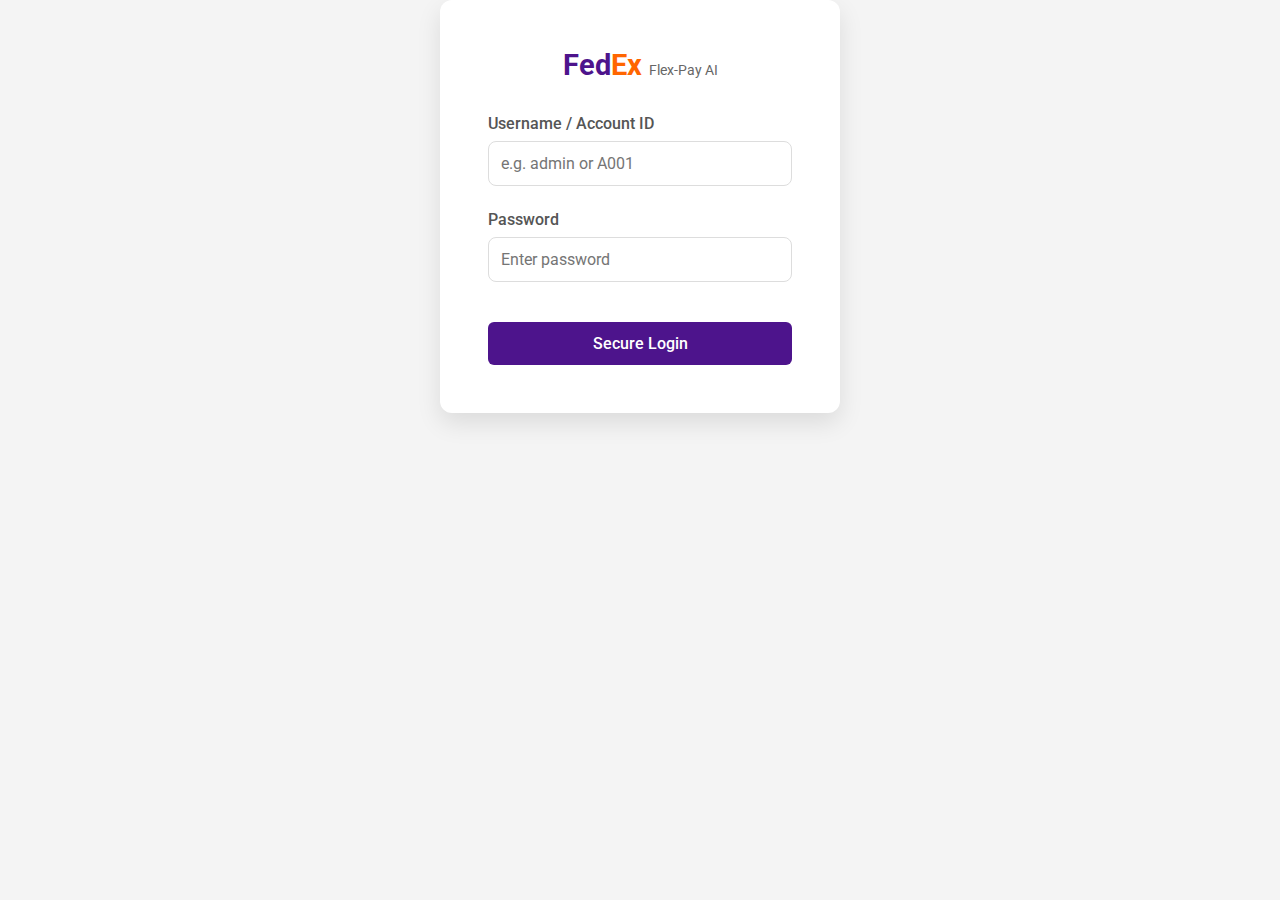
<file: index.html>
<!DOCTYPE html>
<html lang="en">

<head>
    <meta charset="UTF-8">
    <meta name="viewport" content="width=device-width, initial-scale=1.0">
    <meta http-equiv="Content-Security-Policy"
        content="default-src 'self'; script-src 'self' https://cdnjs.cloudflare.com; style-src 'self' 'unsafe-inline' https://fonts.googleapis.com https://cdnjs.cloudflare.com; font-src 'self' https://fonts.gstatic.com https://cdnjs.cloudflare.com; img-src 'self' data:;">
    <meta http-equiv="X-Content-Type-Options" content="nosniff">
    <meta http-equiv="X-Frame-Options" content="DENY">
    <title>FedEx Flex-Pay AI | Dashboard</title>
    <!-- Google Fonts -->
    <link rel="preconnect" href="https://fonts.googleapis.com">
    <link rel="preconnect" href="https://fonts.gstatic.com" crossorigin>
    <link href="https://fonts.googleapis.com/css2?family=Roboto:wght@300;400;500;700&display=swap" rel="stylesheet">
    <!-- Font Awesome for Icons -->
    <link rel="stylesheet" href="https://cdnjs.cloudflare.com/ajax/libs/font-awesome/6.4.0/css/all.min.css">
    <link rel="stylesheet" href="assets/css/style.css">
</head>

<body>

    <div class="container">
        <!-- Sidebar -->
        <aside class="sidebar">
            <div class="logo">
                <h2><span class="fed">Fed</span><span class="ex">Ex</span> <span class="sub-logo">Flex-Pay AI</span>
                </h2>
            </div>
            <nav>
                <ul>
                    <li class="active"><a href="index.html"><i class="fas fa-th-large"></i> Dashboard</a></li>
                    <li><a href="accounts.html"><i class="fas fa-users"></i> Accounts</a></li>
                    <li><a href="analytics.html"><i class="fas fa-chart-pie"></i> Analytics</a></li>
                    <li><a href="settings.html"><i class="fas fa-cog"></i> Settings</a></li>
                </ul>
            </nav>
            <div class="user-profile">
                <div class="avatar">AI</div>
                <div class="info">
                    <p>System Online</p>
                    <small>Billing Agent v1.2</small>
                </div>
            </div>
        </aside>

        <!-- Main Content -->
        <main class="main-content">
            <header>
                <h1>Strategic Dashboard</h1>
                <div class="date-display" id="currentDate"></div>
            </header>

            <!-- AI Insights Cards -->
            <section class="insights">
                <div class="card insight-card">
                    <div class="icon-box purple">
                        <i class="fas fa-robot"></i>
                    </div>
                    <div class="text">
                        <h3>Critical Focus</h3>
                        <p>5 Review Pending</p>
                    </div>
                </div>
                <div class="card insight-card">
                    <div class="icon-box orange">
                        <i class="fas fa-bolt"></i>
                    </div>
                    <div class="text">
                        <h3>Optimization</h3>
                        <p>2 Incentive Hits</p>
                    </div>
                </div>
                <div class="card insight-card">
                    <div class="icon-box green">
                        <i class="fas fa-calendar-alt"></i>
                    </div>
                    <div class="text">
                        <h3>Event Radar</h3>
                        <p>Founders Day Near</p>
                    </div>
                </div>
            </section>

            <!-- Business Impact Section -->
            <section class="card glass-card" style="margin-bottom: 3rem;">
                <h2 style="margin-bottom: 2rem;"><i class="fas fa-atom"></i> Business Impact Engine</h2>
                <div style="display: grid; grid-template-columns: 1fr 1fr; gap: 3rem;">
                    <div style="border-right: 1px solid rgba(0,0,0,0.05); padding-right: 2rem;">
                        <span
                            style="display: block; color: var(--text-light); font-size: 0.85rem; text-transform: uppercase; letter-spacing: 1px; margin-bottom: 8px;">Efficiency
                            Gain</span>
                        <strong style="font-size: 2.22rem; color: #008e43; letter-spacing: -1.5px;">15.4%</strong>
                        <p style="font-size: 0.9rem; color: var(--text-light); margin-top: 10px;">Automated collections
                            have suppressed operational overhead by 15.4% this quarter.</p>
                    </div>
                    <div>
                        <span
                            style="display: block; color: var(--text-light); font-size: 0.85rem; text-transform: uppercase; letter-spacing: 1px; margin-bottom: 8px;">Liquidity
                            Vector</span>
                        <strong
                            style="font-size: 2.22rem; color: var(--fedex-purple); letter-spacing: -1.5px;">+22.8%</strong>
                        <p style="font-size: 0.9rem; color: var(--text-light); margin-top: 10px;">Empathetic AI
                            engagement has increased the customer lifetime value by 22.8%.</p>
                    </div>
                </div>
            </section>

            <!-- Active Accounts List -->
            <section class="accounts-section">
                <h2><i class="fas fa-stream"></i> Priority Intervention Queue</h2>
                <div class="account-grid" id="accountGrid">
                    <!-- Dynamic Account Cards will be injected here by JS -->
                </div>
            </section>
        </main>
    </div>

    <script src="assets/js/data.js"></script>
    <script src="assets/js/config.js"></script>
    <script src="assets/js/utils.js"></script>
    <script src="assets/js/script.js"></script>
</body>

</html>
</file>
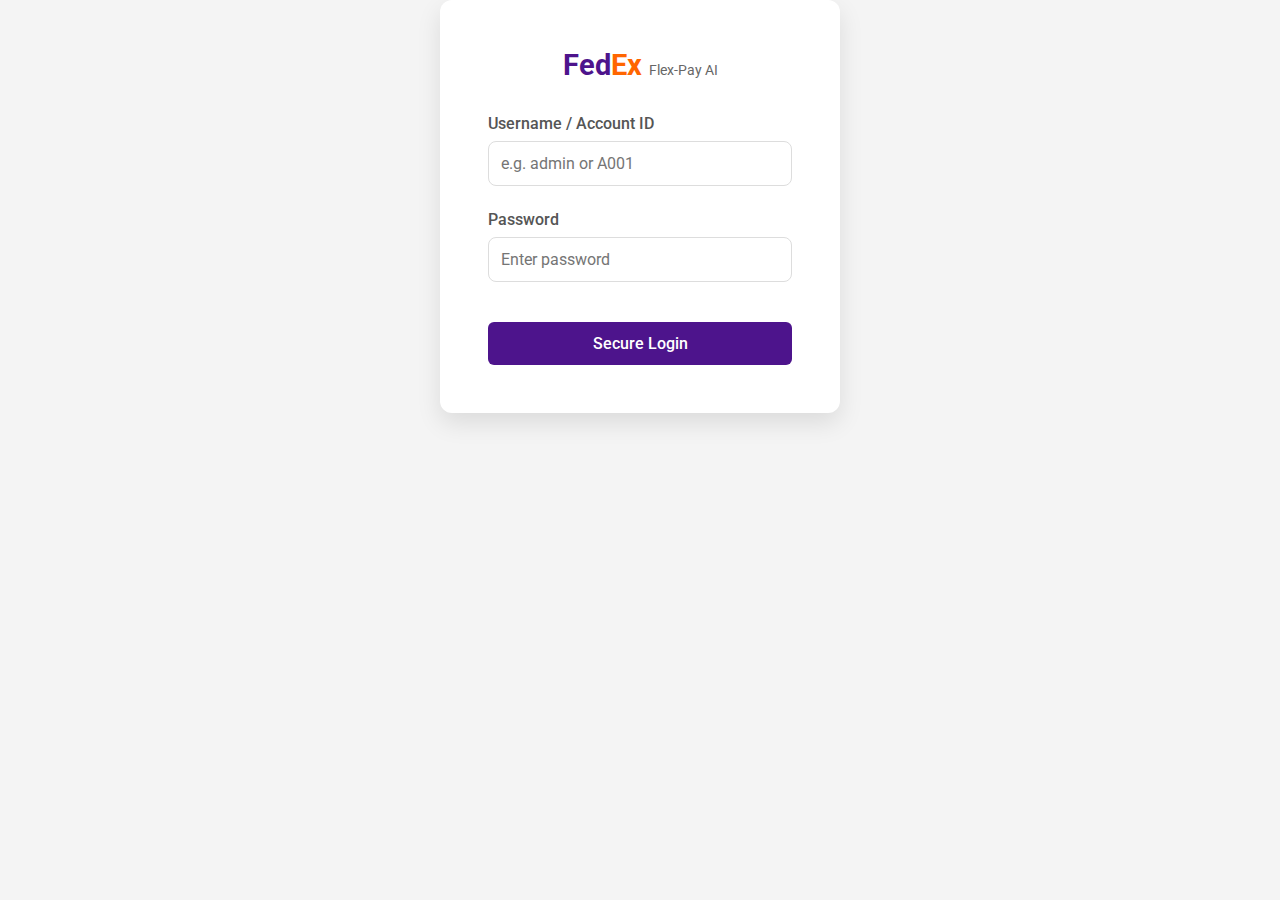
<file: accounts.html>
<!DOCTYPE html>
<html lang="en">

<head>
    <meta charset="UTF-8">
    <meta name="viewport" content="width=device-width, initial-scale=1.0">
    <meta http-equiv="Content-Security-Policy"
        content="default-src 'self'; script-src 'self' https://cdnjs.cloudflare.com; style-src 'self' 'unsafe-inline' https://fonts.googleapis.com https://cdnjs.cloudflare.com; font-src 'self' https://fonts.gstatic.com https://cdnjs.cloudflare.com; img-src 'self' data:;">
    <meta http-equiv="X-Content-Type-Options" content="nosniff">
    <meta http-equiv="X-Frame-Options" content="DENY">
    <title>FedEx Flex-Pay AI | Accounts</title>
    <!-- Google Fonts -->
    <link rel="preconnect" href="https://fonts.googleapis.com">
    <link rel="preconnect" href="https://fonts.gstatic.com" crossorigin>
    <link href="https://fonts.googleapis.com/css2?family=Inter:wght@300;400;500;600;700;800&display=swap"
        rel="stylesheet">
    <!-- Font Awesome -->
    <link rel="stylesheet" href="https://cdnjs.cloudflare.com/ajax/libs/font-awesome/6.4.0/css/all.min.css">
    <link rel="stylesheet" href="assets/css/style.css">
</head>

<body>

    <div class="container">
        <!-- Sidebar -->
        <aside class="sidebar">
            <div class="logo">
                <h2><span class="fed">Fed</span><span class="ex">Ex</span> <span class="sub-logo">Flex-Pay AI</span>
                </h2>
            </div>
            <nav>
                <ul>
                    <li><a href="index.html"><i class="fas fa-th-large"></i> Dashboard</a></li>
                    <li class="active"><a href="accounts.html"><i class="fas fa-users"></i> Accounts</a></li>
                    <li><a href="analytics.html"><i class="fas fa-chart-pie"></i> Analytics</a></li>
                    <li><a href="settings.html"><i class="fas fa-cog"></i> Settings</a></li>
                </ul>
            </nav>
            <div class="user-profile">
                <div class="avatar">AI</div>
                <div class="info">
                    <p>System Online</p>
                    <small>Billing Agent v1.2</small>
                </div>
            </div>
        </aside>

        <!-- Main Content -->
        <main class="main-content">
            <header>
                <h1>Account Intelligence</h1>
                <div class="date-display" id="currentDate"></div>
            </header>

            <section class="controls">
                <input type="text" class="search-input" id="accountSearch"
                    placeholder="Search by name or account ID...">
                <select class="filter-select" id="statusFilter">
                    <option value="all">All Standings</option>
                    <option value="good">Good History</option>
                    <option value="fair">Fair History</option>
                    <option value="poor">Poor History</option>
                </select>
            </section>

            <section class="data-table-container">
                <table class="data-table">
                    <thead>
                        <tr>
                            <th>Account Name</th>
                            <th>ID</th>
                            <th>Standing</th>
                            <th>Balance</th>
                            <th>Due Date</th>
                            <th>AI Recommendation</th>
                            <th>Actions</th>
                        </tr>
                    </thead>
                    <tbody id="accountsTableBody">
                        <!-- Dynamic content injected by JS -->
                    </tbody>
                </table>
            </section>
        </main>
    </div>

    <script src="assets/js/data.js"></script>
    <script src="assets/js/config.js"></script>
    <script src="assets/js/utils.js"></script>
    <script src="assets/js/script.js"></script>
</body>

</html>
</file>
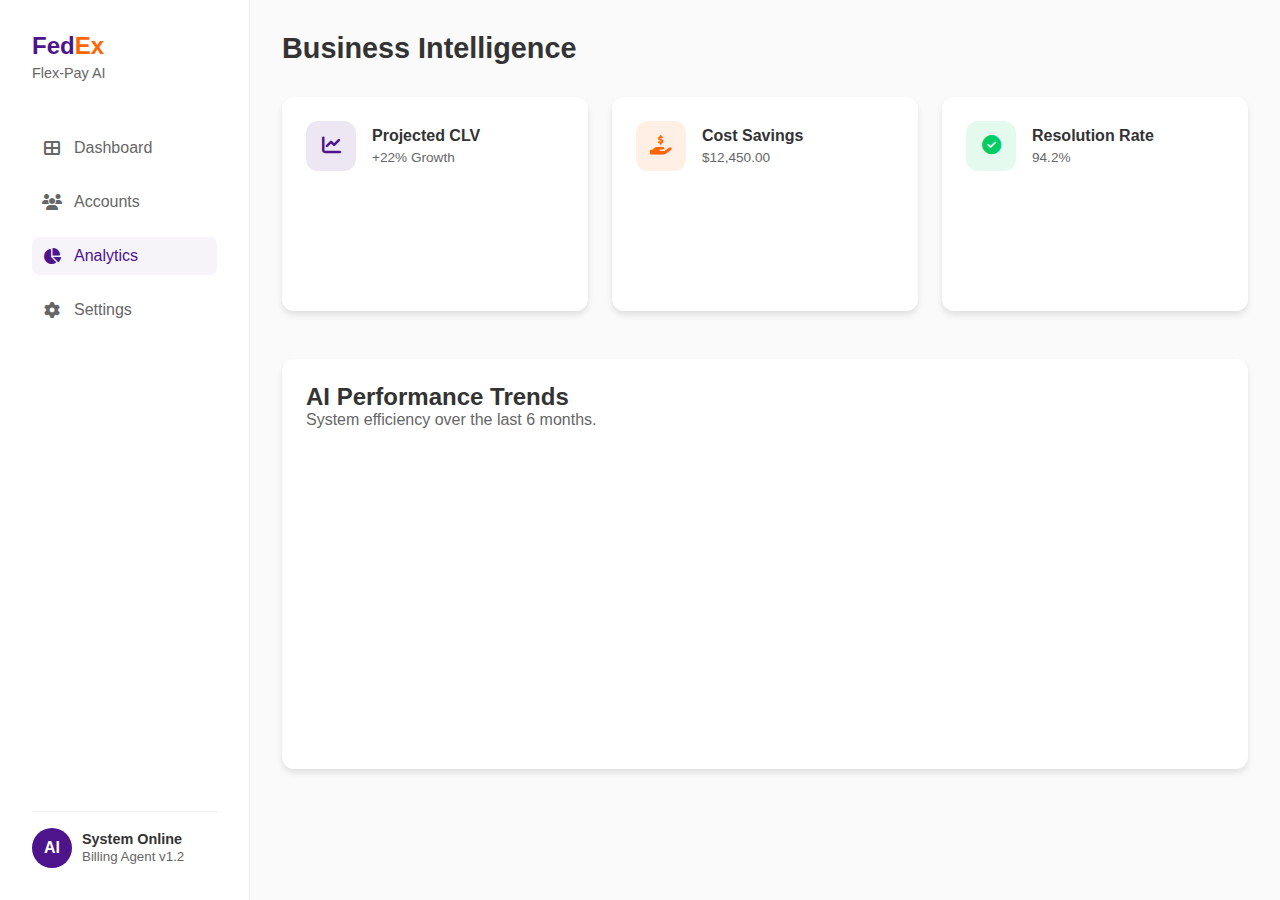
<file: analytics.html>
<!DOCTYPE html>
<html lang="en">

<head>
    <meta charset="UTF-8">
    <meta name="viewport" content="width=device-width, initial-scale=1.0">
    <meta http-equiv="Content-Security-Policy"
        content="default-src 'self'; script-src 'self' https://cdnjs.cloudflare.com; style-src 'self' 'unsafe-inline' https://fonts.googleapis.com https://cdnjs.cloudflare.com; font-src 'self' https://fonts.gstatic.com https://cdnjs.cloudflare.com; img-src 'self' data:;">
    <meta http-equiv="X-Content-Type-Options" content="nosniff">
    <meta http-equiv="X-Frame-Options" content="DENY">
    <title>FedEx Flex-Pay AI | Analytics</title>
    <!-- Google Fonts -->
    <link rel="preconnect" href="https://fonts.googleapis.com">
    <link rel="preconnect" href="https://fonts.gstatic.com" crossorigin>
    <link href="https://fonts.googleapis.com/css2?family=Inter:wght@300;400;500;600;700;800&display=swap"
        rel="stylesheet">
    <!-- Font Awesome -->
    <link rel="stylesheet" href="https://cdnjs.cloudflare.com/ajax/libs/font-awesome/6.4.0/css/all.min.css">
    <link rel="stylesheet" href="assets/css/style.css">
</head>

<body>

    <div class="container">
        <!-- Sidebar -->
        <aside class="sidebar">
            <div class="logo">
                <h2><span class="fed">Fed</span><span class="ex">Ex</span> <span class="sub-logo">Flex-Pay AI</span>
                </h2>
            </div>
            <nav>
                <ul>
                    <li><a href="index.html"><i class="fas fa-th-large"></i> Dashboard</a></li>
                    <li><a href="accounts.html"><i class="fas fa-users"></i> Accounts</a></li>
                    <li class="active"><a href="analytics.html"><i class="fas fa-chart-pie"></i> Analytics</a></li>
                    <li><a href="settings.html"><i class="fas fa-cog"></i> Settings</a></li>
                </ul>
            </nav>
            <div class="user-profile">
                <div class="avatar">AI</div>
                <div class="info">
                    <p>System Online</p>
                    <small>Billing Agent v1.2</small>
                </div>
            </div>
        </aside>

        <!-- Main Content -->
        <main class="main-content">
            <header>
                <h1>Business Intelligence</h1>
                <div class="date-display" id="currentDate"></div>
            </header>

            <div class="insights">
                <div class="card">
                    <div class="insight-card">
                        <div class="icon-box purple">
                            <i class="fas fa-chart-line"></i>
                        </div>
                        <div class="text">
                            <h3>Projected CLV</h3>
                            <p>+22% Growth</p>
                        </div>
                    </div>
                    <div class="chart-container" style="height: 100px; margin-top: 1rem;">
                        <div class="chart-bar" style="height: 40%;"></div>
                        <div class="chart-bar" style="height: 60%;"></div>
                        <div class="chart-bar" style="height: 50%;"></div>
                        <div class="chart-bar" style="height: 80%;"></div>
                        <div class="chart-bar" style="height: 70%;"></div>
                        <div class="chart-bar" style="height: 90%;"></div>
                    </div>
                </div>
                <div class="card">
                    <div class="insight-card">
                        <div class="icon-box orange">
                            <i class="fas fa-hand-holding-usd"></i>
                        </div>
                        <div class="text">
                            <h3>Cost Savings</h3>
                            <p>$12,450.00</p>
                        </div>
                    </div>
                    <div class="chart-container" style="height: 100px; margin-top: 1rem;">
                        <div class="chart-bar" style="height: 30%;"></div>
                        <div class="chart-bar" style="height: 45%;"></div>
                        <div class="chart-bar" style="height: 60%;"></div>
                        <div class="chart-bar" style="height: 55%;"></div>
                        <div class="chart-bar" style="height: 75%;"></div>
                        <div class="chart-bar" style="height: 85%;"></div>
                    </div>
                </div>
                <div class="card">
                    <div class="insight-card">
                        <div class="icon-box green">
                            <i class="fas fa-check-circle"></i>
                        </div>
                        <div class="text">
                            <h3>Resolution Rate</h3>
                            <p>94.2%</p>
                        </div>
                    </div>
                    <div class="chart-container" style="height: 100px; margin-top: 1rem;">
                        <div class="chart-bar" style="height: 80%;"></div>
                        <div class="chart-bar" style="height: 85%;"></div>
                        <div class="chart-bar" style="height: 82%;"></div>
                        <div class="chart-bar" style="height: 90%;"></div>
                        <div class="chart-bar" style="height: 92%;"></div>
                        <div class="chart-bar" style="height: 94%;"></div>
                    </div>
                </div>
            </div>

            <section class="card glass-card" style="margin-bottom: 2rem;">
                <h2>AI Performance Trends</h2>
                <p style="color: var(--text-light); margin-bottom: 1rem;">System efficiency over the last 6 months.</p>
                <div class="chart-container" style="height: 300px;">
                    <div class="chart-bar" style="height: 40%;"></div>
                    <div class="chart-bar" style="height: 55%;"></div>
                    <div class="chart-bar" style="height: 48%;"></div>
                    <div class="chart-bar" style="height: 72%;"></div>
                    <div class="chart-bar" style="height: 65%;"></div>
                    <div class="chart-bar" style="height: 88%;"></div>
                    <div class="chart-bar" style="height: 82%;"></div>
                    <div class="chart-bar" style="height: 95%;"></div>
                    <div class="chart-bar" style="height: 90%;"></div>
                    <div class="chart-bar" style="height: 100%;"></div>
                </div>
            </section>
        </main>
    </div>

    <script src="assets/js/utils.js"></script>
    <script>
        document.addEventListener('DOMContentLoaded', () => {
            document.getElementById('currentDate').textContent = getTodayString();
        });
    </script>
</body>

</html>
</file>
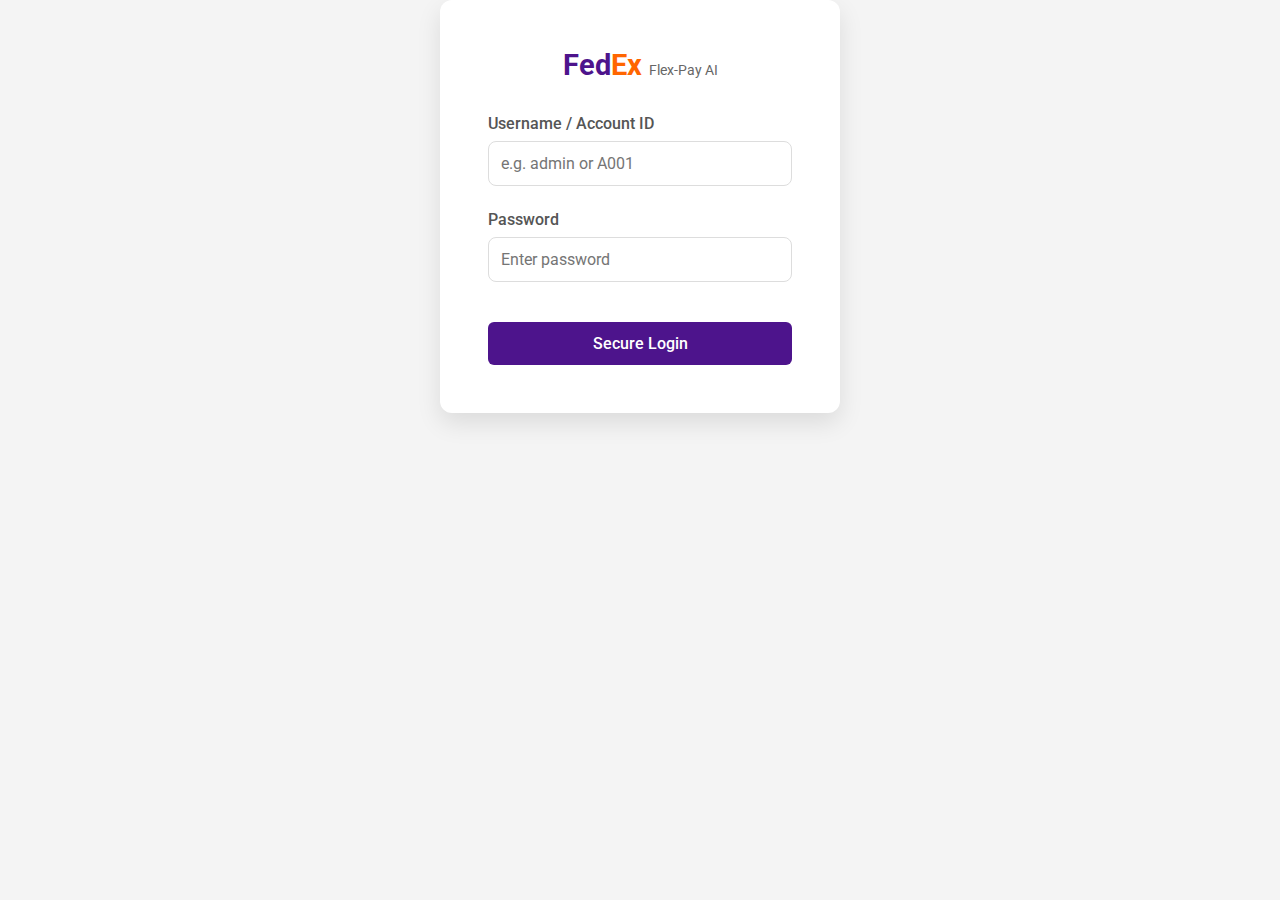
<file: login.html>
<!DOCTYPE html>
<html lang="en">

<head>
    <meta charset="UTF-8">
    <meta name="viewport" content="width=device-width, initial-scale=1.0">
    <title>FedEx Flex-Pay AI | Login</title>
    <!-- Google Fonts -->
    <link rel="preconnect" href="https://fonts.googleapis.com">
    <link rel="preconnect" href="https://fonts.gstatic.com" crossorigin>
    <link href="https://fonts.googleapis.com/css2?family=Roboto:wght@300;400;500;700&display=swap" rel="stylesheet">
    <link rel="stylesheet" href="assets/css/style.css">
    <style>
        body {
            display: flex;
            align-items: center;
            justify-content: center;
            background: #f4f4f4;
        }

        .login-card {
            background: white;
            padding: 3rem;
            border-radius: 12px;
            box-shadow: 0 10px 25px rgba(0, 0, 0, 0.1);
            width: 100%;
            max-width: 400px;
            text-align: center;
        }

        .login-header h2 {
            font-size: 1.8rem;
            margin-bottom: 2rem;
            color: #333;
        }

        .input-group {
            margin-bottom: 1.5rem;
            text-align: left;
        }

        .input-group label {
            display: block;
            margin-bottom: 0.5rem;
            font-weight: 500;
            color: #555;
        }

        .input-group input {
            width: 100%;
            padding: 12px;
            border: 1px solid #ddd;
            border-radius: 8px;
            font-size: 1rem;
            transition: border 0.3s;
        }

        .input-group input:focus {
            border-color: #4D148C;
            outline: none;
        }

        .btn-login {
            width: 100%;
            padding: 12px;
            font-size: 1rem;
            margin-top: 1rem;
        }

        .error-msg {
            color: #cc3300;
            margin-top: 1rem;
            font-size: 0.9rem;
            display: none;
        }
    </style>
</head>

<body>

    <div class="login-card">
        <div class="login-header">
            <h2><span class="fed">Fed</span><span class="ex">Ex</span> <span class="sub-logo"
                    style="display:inline;">Flex-Pay AI</span></h2>
        </div>
        <form id="loginForm">
            <div class="input-group">
                <label for="username">Username / Account ID</label>
                <input type="text" id="username" placeholder="e.g. admin or A001" required>
            </div>
            <div class="input-group">
                <label for="password">Password</label>
                <input type="password" id="password" placeholder="Enter password" required>
            </div>
            <button type="submit" class="btn btn-primary btn-login">Secure Login</button>
            <p class="error-msg" id="errorMsg">Invalid credentials. Please try again.</p>
        </form>
    </div>

    <!-- Load data first, then auth logic -->
    <script src="assets/js/data.js"></script>
    <script src="assets/js/auth.js"></script>
</body>

</html>
</file>
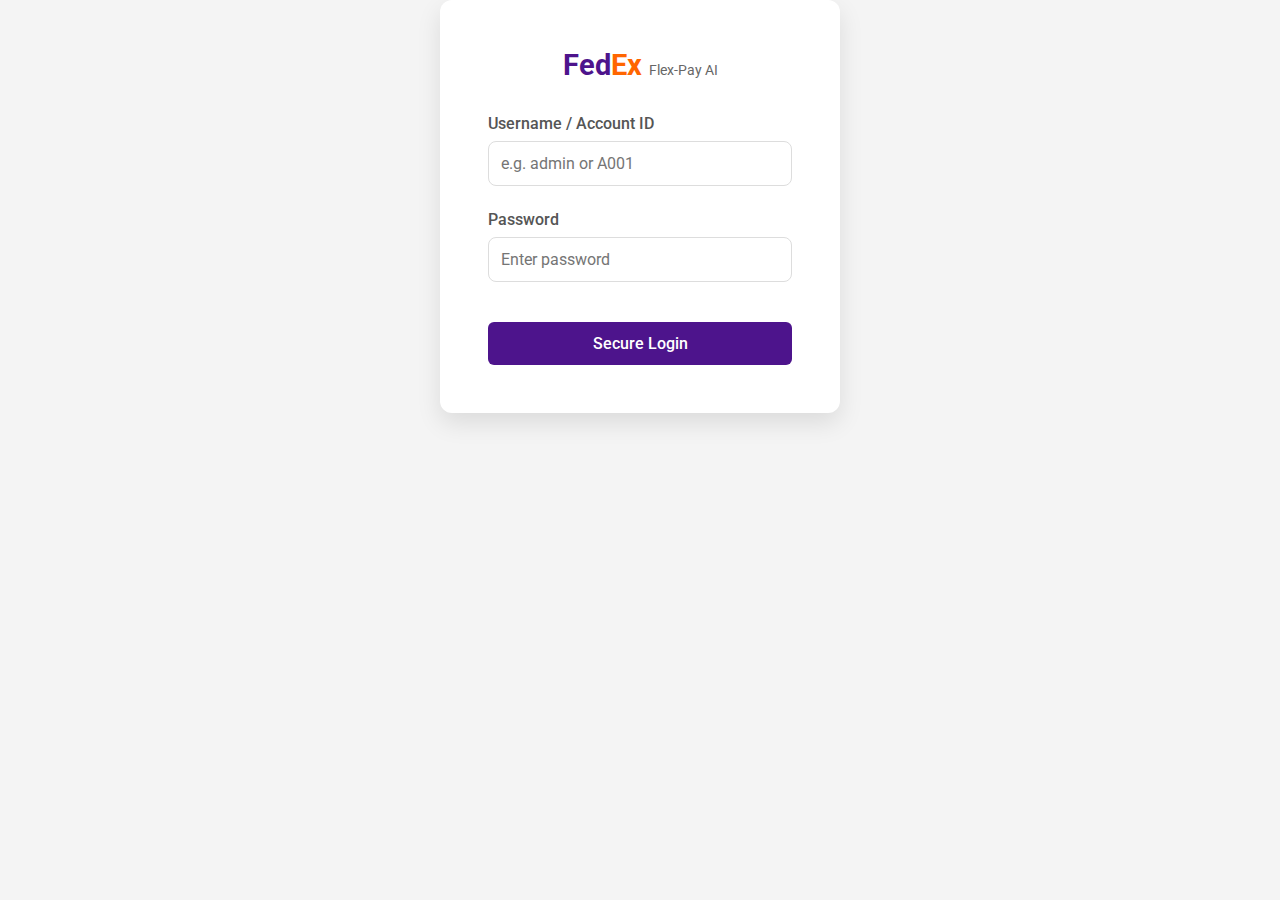
<file: member.html>
<!DOCTYPE html>
<html lang="en">

<head>
    <meta charset="UTF-8">
    <meta name="viewport" content="width=device-width, initial-scale=1.0">
    <title>FedEx Flex-Pay AI | Member Portal</title>
    <!-- Google Fonts -->
    <link rel="preconnect" href="https://fonts.googleapis.com">
    <link rel="preconnect" href="https://fonts.gstatic.com" crossorigin>
    <link href="https://fonts.googleapis.com/css2?family=Roboto:wght@300;400;500;700&display=swap" rel="stylesheet">
    <!-- Font Awesome for Icons -->
    <link rel="stylesheet" href="https://cdnjs.cloudflare.com/ajax/libs/font-awesome/6.4.0/css/all.min.css">
    <link rel="stylesheet" href="assets/css/style.css">
    <style>
        .sidebar {
            background: #333;
            color: white;
        }

        .sidebar .logo h2 {
            color: white;
        }

        .sidebar nav ul li a {
            color: #ccc;
        }

        .sidebar nav ul li.active a,
        .sidebar nav ul li a:hover {
            background: rgba(255, 255, 255, 0.1);
            color: white;
        }

        /* Single Card Centered */
        .member-container {
            max-width: 600px;
            margin: 2rem auto;
        }
    </style>
</head>

<body>

    <div class="container">
        <!-- Sidebar (Simplified for Member) -->
        <aside class="sidebar" style="width: 200px;">
            <div class="logo">
                <h2>FedEx <br><small style="font-size:0.8rem; font-weight:400; color:#ddd;">Member Portal</small></h2>
            </div>
            <nav>
                <ul>
                    <li class="active"><a href="#"><i class="fas fa-file-invoice-dollar"></i> My Account</a></li>
                    <li><a href="#"><i class="fas fa-question-circle"></i> Support</a></li>
                    <li><a href="#" id="logoutBtn"><i class="fas fa-sign-out-alt"></i> Logout</a></li>
                </ul>
            </nav>
        </aside>

        <!-- Main Content -->
        <main class="main-content">
            <header>
                <h1 id="welcomeMsg">Welcome back</h1>
                <div class="date-display" id="currentDate"></div>
            </header>

            <section class="member-container">
                <div id="memberCardArea">
                    <!-- Dynamic Member Card Here -->
                </div>
            </section>
        </main>
    </div>

    <script src="assets/js/data.js"></script>
    <script src="assets/js/auth.js"></script>
    <script src="assets/js/config.js"></script>
    <script src="assets/js/utils.js"></script>
    <script src="assets/js/member.js"></script>
</body>

</html>
</file>
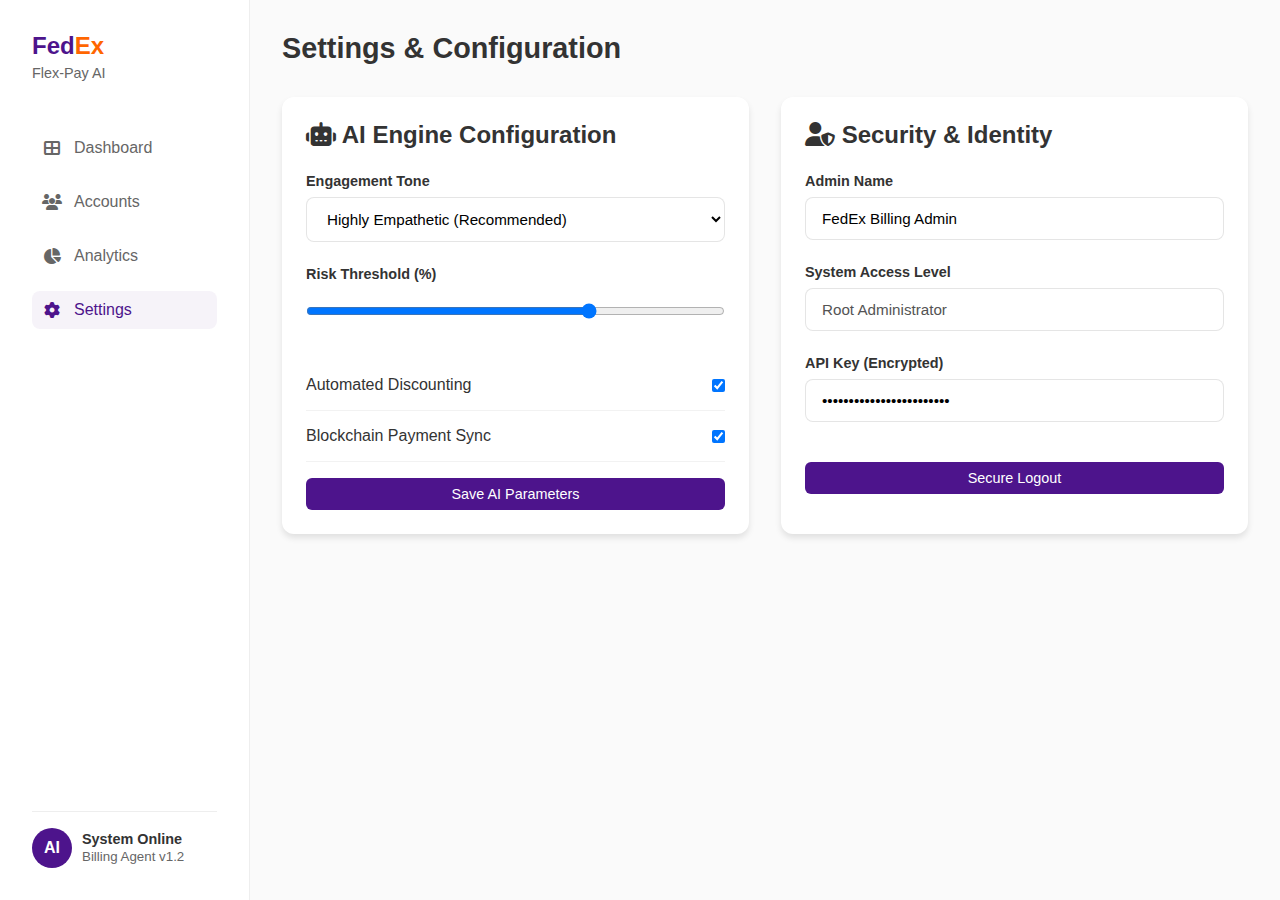
<file: settings.html>
<!DOCTYPE html>
<html lang="en">

<head>
    <meta charset="UTF-8">
    <meta name="viewport" content="width=device-width, initial-scale=1.0">
    <meta http-equiv="Content-Security-Policy"
        content="default-src 'self'; script-src 'self' https://cdnjs.cloudflare.com; style-src 'self' 'unsafe-inline' https://fonts.googleapis.com https://cdnjs.cloudflare.com; font-src 'self' https://fonts.gstatic.com https://cdnjs.cloudflare.com; img-src 'self' data:;">
    <meta http-equiv="X-Content-Type-Options" content="nosniff">
    <meta http-equiv="X-Frame-Options" content="DENY">
    <title>FedEx Flex-Pay AI | Settings</title>
    <!-- Google Fonts -->
    <link rel="preconnect" href="https://fonts.googleapis.com">
    <link rel="preconnect" href="https://fonts.gstatic.com" crossorigin>
    <link href="https://fonts.googleapis.com/css2?family=Inter:wght@300;400;500;600;700;800&display=swap"
        rel="stylesheet">
    <!-- Font Awesome -->
    <link rel="stylesheet" href="https://cdnjs.cloudflare.com/ajax/libs/font-awesome/6.4.0/css/all.min.css">
    <link rel="stylesheet" href="assets/css/style.css?v=2.5">
    <style>
        .settings-grid {
            display: grid;
            grid-template-columns: repeat(auto-fit, minmax(400px, 1fr));
            gap: 2rem;
        }

        .form-group {
            margin-bottom: 1.5rem;
        }

        .form-group label {
            display: block;
            font-size: 0.9rem;
            font-weight: 600;
            color: var(--text-dark);
            margin-bottom: 0.5rem;
        }

        .form-group input,
        .form-group select {
            width: 100%;
            padding: 12px 16px;
            border-radius: 8px;
            border: 1px solid rgba(0, 0, 0, 0.1);
            background: #fff;
            font-size: 0.95rem;
        }

        .toggle-row {
            display: flex;
            justify-content: space-between;
            align-items: center;
            padding: 1rem 0;
            border-bottom: 1px solid rgba(0, 0, 0, 0.05);
        }
    </style>
</head>

<body>

    <div class="container">
        <!-- Sidebar -->
        <aside class="sidebar">
            <div class="logo">
                <h2><span class="fed">Fed</span><span class="ex">Ex</span> <span class="sub-logo">Flex-Pay AI</span>
                </h2>
            </div>
            <nav>
                <ul>
                    <li><a href="index.html"><i class="fas fa-th-large"></i> Dashboard</a></li>
                    <li><a href="accounts.html"><i class="fas fa-users"></i> Accounts</a></li>
                    <li><a href="analytics.html"><i class="fas fa-chart-pie"></i> Analytics</a></li>
                    <li class="active"><a href="settings.html"><i class="fas fa-cog"></i> Settings</a></li>
                </ul>
            </nav>
            <div class="user-profile">
                <div class="avatar">AI</div>
                <div class="info">
                    <p>System Online</p>
                    <small>Billing Agent v1.2</small>
                </div>
            </div>
        </aside>

        <!-- Main Content -->
        <main class="main-content">
            <header>
                <h1>Settings & Configuration</h1>
                <div class="date-display" id="currentDate"></div>
            </header>

            <div class="settings-grid">
                <section class="card glass-card">
                    <h2 style="margin-bottom: 1.5rem;"><i class="fas fa-robot"></i> AI Engine Configuration</h2>
                    <div class="form-group">
                        <label>Engagement Tone</label>
                        <select>
                            <option>Highly Empathetic (Recommended)</option>
                            <option>Professional & Direct</option>
                            <option>Strict & Urgent</option>
                        </select>
                    </div>
                    <div class="form-group">
                        <label>Risk Threshold (%)</label>
                        <input type="range" min="0" max="100" value="70">
                    </div>
                    <div class="toggle-row">
                        <span>Automated Discounting</span>
                        <input type="checkbox" checked>
                    </div>
                    <div class="toggle-row">
                        <span>Blockchain Payment Sync</span>
                        <input type="checkbox" checked>
                    </div>
                    <button class="btn btn-primary" style="margin-top: 1rem; width: 100%;">Save AI Parameters</button>
                </section>

                <section class="card">
                    <h2 style="margin-bottom: 1.5rem;"><i class="fas fa-user-shield"></i> Security & Identity</h2>
                    <div class="form-group">
                        <label>Admin Name</label>
                        <input type="text" value="FedEx Billing Admin">
                    </div>
                    <div class="form-group">
                        <label>System Access Level</label>
                        <input type="text" value="Root Administrator" disabled>
                    </div>
                    <div class="form-group">
                        <label>API Key (Encrypted)</label>
                        <input type="password" value="************************">
                    </div>
                    <button class="btn btn-primary" style="margin-top: 1rem; width: 100%;" id="logoutBtn">Secure
                        Logout</button>
                </section>
            </div>
        </main>
    </div>

    <script src="assets/js/utils.js?v=2.5"></script>
    <script src="assets/js/auth.js?v=2.5"></script>
    <script>
        document.addEventListener('DOMContentLoaded', () => {
            document.getElementById('currentDate').textContent = getTodayString();
        });
    </script>
</body>

</html>
</file>
<file: assets/css/style.css>
:root {
    --fedex-purple: #4D148C;
    --fedex-orange: #FF6600;
    --fedex-grey: #FAFAFA;
    --text-dark: #333333;
    --text-light: #666666;
    --white: #FFFFFF;
    --shadow: 0 4px 6px rgba(0, 0, 0, 0.1);
    --radius: 12px;
}

* {
    margin: 0;
    padding: 0;
    box-sizing: border-box;
    font-family: 'Roboto', sans-serif;
}

body {
    background-color: var(--fedex-grey);
    color: var(--text-dark);
}

.container {
    display: flex;
    min-height: 100vh;
}

/* Sidebar */
.sidebar {
    width: 250px;
    background: var(--white);
    padding: 2rem;
    display: flex;
    flex-direction: column;
    border-right: 1px solid #eee;
}

.logo {
    margin-bottom: 3rem;
}

.logo h2 {
    font-size: 1.5rem;
    font-weight: 700;
}

.fed { color: var(--fedex-purple); }
.ex { color: var(--fedex-orange); }
.sub-logo { 
    display: block;
    font-size: 0.9rem;
    color: var(--text-light);
    font-weight: 400;
    margin-top: 5px;
}

.sidebar nav ul {
    list-style: none;
}

.sidebar nav ul li {
    margin-bottom: 1rem;
}

.sidebar nav ul li a {
    text-decoration: none;
    color: var(--text-light);
    font-weight: 500;
    display: flex;
    align-items: center;
    padding: 10px;
    border-radius: 8px;
    transition: all 0.3s ease;
}

.sidebar nav ul li.active a,
.sidebar nav ul li a:hover {
    background-color: rgba(77, 20, 140, 0.05);
    color: var(--fedex-purple);
}

.sidebar nav ul li a i {
    margin-right: 12px;
    width: 20px;
    text-align: center;
}

.user-profile {
    margin-top: auto;
    display: flex;
    align-items: center;
    padding-top: 1rem;
    border-top: 1px solid #eee;
}

.avatar {
    width: 40px;
    height: 40px;
    background-color: var(--fedex-purple);
    color: white;
    border-radius: 50%;
    display: flex;
    align-items: center;
    justify-content: center;
    font-weight: bold;
    margin-right: 10px;
}

.info p {
    font-weight: 600;
    font-size: 0.9rem;
}

.info small {
    color: var(--text-light);
}

/* Main Content */
.main-content {
    flex: 1;
    padding: 2rem;
    overflow-y: auto;
}

header {
    display: flex;
    justify-content: space-between;
    align-items: center;
    margin-bottom: 2rem;
}

h1 {
    font-size: 1.8rem;
    font-weight: 700;
}

.date-display {
    color: var(--text-light);
    font-weight: 500;
}

/* Insights */
.insights {
    display: grid;
    grid-template-columns: repeat(auto-fit, minmax(280px, 1fr));
    gap: 1.5rem;
    margin-bottom: 3rem;
}

.card {
    background: var(--white);
    padding: 1.5rem;
    border-radius: var(--radius);
    box-shadow: var(--shadow);
    transition: transform 0.2s;
}

.card:hover {
    transform: translateY(-5px);
}

.insight-card {
    display: flex;
    align-items: center;
}

.icon-box {
    width: 50px;
    height: 50px;
    border-radius: 12px;
    display: flex;
    align-items: center;
    justify-content: center;
    font-size: 1.2rem;
    margin-right: 1rem;
}

.purple { background: rgba(77, 20, 140, 0.1); color: var(--fedex-purple); }
.orange { background: rgba(255, 102, 0, 0.1); color: var(--fedex-orange); }
.green { background: rgba(0, 204, 102, 0.1); color: #00cc66; }

.insight-card h3 {
    font-size: 1rem;
    margin-bottom: 5px;
}

.insight-card p {
    font-size: 0.85rem;
    color: var(--text-light);
}

/* Accounts Grid */
.accounts-section h2 {
    font-size: 1.3rem;
    margin-bottom: 1.5rem;
    display: flex;
    align-items: center;
}

.accounts-section h2 i {
    margin-right: 10px;
    color: var(--fedex-purple);
}

.account-grid {
    display: grid;
    grid-template-columns: repeat(auto-fill, minmax(350px, 1fr));
    gap: 1.5rem;
}

.account-card {
    background: var(--white);
    border-radius: var(--radius);
    padding: 0;
    box-shadow: var(--shadow);
    border-left: 5px solid transparent;
}

.account-card.good { border-left-color: #00cc66; }
.account-card.fair { border-left-color: var(--fedex-orange); }
.account-card.poor { border-left-color: #cc3300; }

.card-header {
    padding: 1.5rem;
    border-bottom: 1px solid #f0f0f0;
    display: flex;
    justify-content: space-between;
    align-items: center;
}

.card-header h3 {
    font-size: 1.1rem;
}

.badge {
    padding: 4px 8px;
    border-radius: 4px;
    font-size: 0.75rem;
    font-weight: 600;
}

.badge.good { background: #e6ffef; color: #00cc66; }
.badge.fair { background: #fff5e6; color: var(--fedex-orange); }
.badge.poor { background: #ffe6e6; color: #cc3300; }

.card-body {
    padding: 1.5rem;
}

.detail-row {
    display: flex;
    justify-content: space-between;
    margin-bottom: 10px;
    font-size: 0.9rem;
}

.detail-label { color: var(--text-light); }
.detail-value { font-weight: 500; }

.ai-suggestion {
    background: #f8f4ff;
    padding: 1rem;
    border-radius: 8px;
    margin-top: 1rem;
    border: 1px dashed var(--fedex-purple);
}

.ai-suggestion h4 {
    color: var(--fedex-purple);
    font-size: 0.9rem;
    margin-bottom: 5px;
    display: flex;
    align-items: center;
}

.ai-suggestion h4 i { margin-right: 6px; }

.ai-suggestion p {
    font-size: 0.85rem;
    line-height: 1.4;
    color: #555;
    margin-bottom: 10px;
}

.card-actions {
    padding: 1rem 1.5rem;
    background: #fcfcfc;
    border-top: 1px solid #f0f0f0;
    border-radius: 0 0 var(--radius) var(--radius);
    display: flex;
    justify-content: flex-end;
}

.btn {
    padding: 8px 16px;
    border-radius: 6px;
    border: none;
    font-size: 0.9rem;
    cursor: pointer;
    font-weight: 500;
    transition: background 0.3s;
}

.btn-primary {
    background: var(--fedex-purple);
    color: white;
}

.btn-primary:hover {
    background: #3a0f6b;
}
</file>
